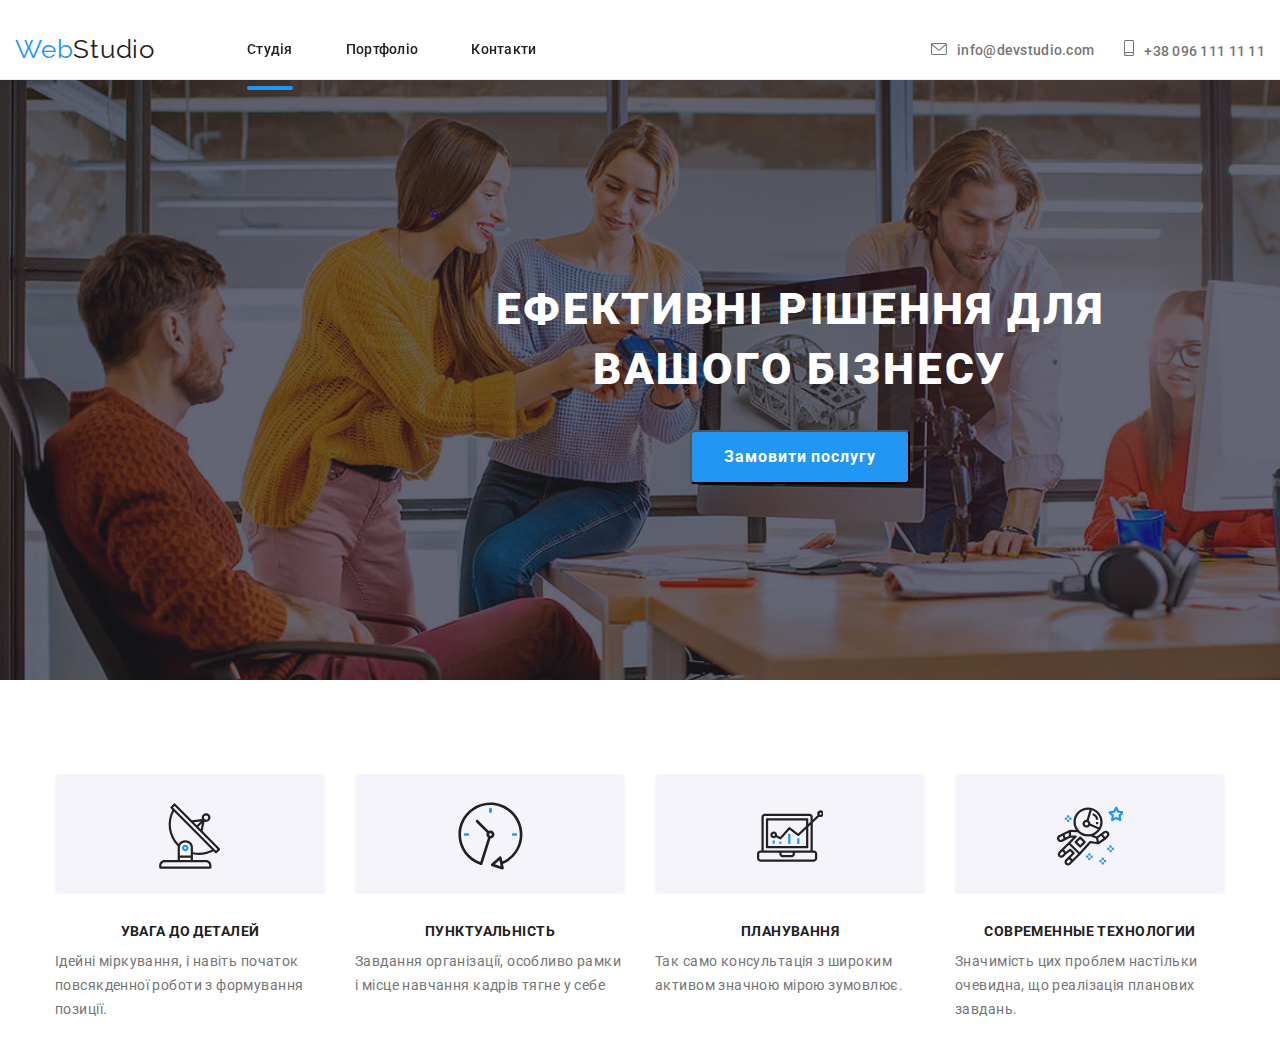
<file: index.html>
<!DOCTYPE html>
<html lang="ru">
  <head>
    <meta charset="UTF-8" />
    <meta http-equiv="X-UA-Compatible" content="IE=edge" />
    <meta name="viewport" content="width=device-width, initial-scale=1.0" />
    <title>Document</title>
    <link
      href="https://fonts.googleapis.com/css2?family=Raleway:wght@700&family=Roboto:wght@400;500;700;900&display=swap"
      rel="stylesheet"
    />
    <link
      rel="stylesheet"
      href="https://cdnjs.cloudflare.com/ajax/libs/modern-normalize/0.6.0/modern-normalize.min.css"
    />
    <link rel="stylesheet" href="./css/main.min.css" />
   
  </head>

  <body>
    <!-- -------------------------------HEADER---------------------------- -->
    <header class="header">
      <div class="header-container">
        <div class="header__wrapper">
          <nav class="header__nav nav">
            <a class="logo" href="./index.html"
              ><span class="accert">Web</span>Studio</a>

            <ul class="navigation__list list">
              <li class="navigation__item">
                <a href="./index.html" class="navigation__link current">Студія</a>            
                
              </li>
              <li class="navigation__item">
                <a href="./portfolio.html" class="navigation__link">Портфоліо</a>
              </li>
              <li class="navigation__item"><a href="/" class="navigation__link">Контакти</a></li>
            </ul>
          </nav>

          
            <ul class="authentication list">
              <li class="authentication__item">
                <a href="mailto:info@devstudio.com" class="authentication__link">
                  <svg class="authentication__icons" width="16px" height="12px">
                    <use
                      href="./images/icons.svg#icon-envelope-hover"
                    ></use></svg
                  >info@devstudio.com</a
                >
              </li>

              <li class="authentication__item">
                <a href="tel:+380961111111" class="authentication__link">
                  <svg class="authentication__icons" width="10px" height="16px">
                    <use href="./images/icons.svg#icon-smartphone"></use></svg
                  >+38 096 111 11 11</a
                >
              </li>
            </ul>
            <svg class="burger" width="40px" height="40px" >
              <use href="./images/icon-test.svg#icon-burger"></use>
            </svg>
          </div>
        </div>
      </div>
    </header>

    <main>
      <!-- ------------------------HERO------------------------------------       -->
      <section class="hero">
        <div class="hero__overlay">
          <div class="hero__name">
            <h1 class="hero__title">
              Ефективні рішення для<br/>вашого бізнесу
            </h1>
            <button data-modal-open type="button" class="hero__button">
              Замовити послугу
            </button>
          </div>
        </div>
      </section>

      <!-- -----------------------FEATURES------------------------------------------ -->
      
      <section class="features">
        <div class="container features__container">
          <h2 class="features__title">Переваги</h2>
          
          <ul class="description list">
            <li class="description__item">
              <div class="box">
                <svg width="65.32px" height="70px">
                  <use href="images/icons.svg#icon-antenna"></use>
                </svg>
              </div>
              <h3 class="sub-title description__sub-title">Увага до деталей</h3>
              <p class="text description__text">Ідейні міркування, і навіть початок повсякденної роботи з формування позиції.
              </p>
            </li>
            <li class="description__item">
              <div class="box">
                <svg width="66.96px" height="70px">
                  <use href="./images/icons.svg#icon-clock"></use>
                </svg>
              </div>
              <h3 class="sub-title description__sub-title">Пунктуальність</h3>

              <p class="text description__text">
                Завдання організації, особливо рамки і місце навчання кадрів тягне у себе
              </p>
            </li>
            <li class="description__item">
              <div class="box">
                <svg width="66.96px" height="70px">
                  <use href="./images/icons.svg#icon-diagram"></use>
                </svg>
              </div>
              <h3 class="sub-title description__sub-title">Планування</h3>
              <p class="text description__text">
                Так само консультація з широким активом значною мірою зумовлює.
              </p>
            </li>
            <li class="description__item">
              <div class="box">
                <svg width="66.96px" height="70px">
                  <use href="./images/icons.svg#icon-astronaut"></use>
                </svg>
              </div>
              <h3 class="sub-title description__sub-title">Современные технологии</h3>
              <p class="text description__text">
                Значимість цих проблем настільки очевидна, що реалізація планових завдань.
              </p>
            </li>
          </ul>
        </div>
      </section>
       <!-- /* ---------------------SECTION TWO------------- */ -->
      <!-- <section class="section-two">
        <div class="two container">
          <h2 class="photo-title">Чим ми займаємося</h2>

          <ul class="photo list">
            <li class="photo-item">
              <div class="label">
                <p class="label-name">Десктопні додатки</p>
              </div>
              <img
                src="images/box1.jpg"
                class="box-item"
                alt="laptop on the table"
                width="370"
              />
            </li>

            <li class="photo-item">
              <div class="label">
                <p class="label-name">Мобільні додатки</p>
              </div>
              <img
                src="images/box2.jpg"
                class="box-item"
                alt="phone in the hand"
                width="370"
              />
            </li>

            <li class="photo-item">
              <div class="label">
                <p class="label-name">Дизайнерські рішення</p>
              </div>
              <img
                src="images/box3.jpg"
                class="box-item"
                alt="tablet with color palette"
                width="370"
              />
            </li>
          </ul>
        </div>
        
      </section> -->
      <!-- -----------------SECTION THREE------------------ -->

      <!-- <section class="section-three">
        <div class="three container">
          <h2 class="feature-title">Наша команда</h2>
          <ul class="section-feature list">
            <li class="feature-item list">
              <img
                class="feature-photo"
                src="./images/photo1.jpg"
                alt="Product Designer"
                width="270"
              />
              <div class="feature-box">
                <h3 class="feature-list title">Ігорь Дем'яненко</h3>
                <p class="feature-text">Product Designer</p>
                <ul class="icons list">
                  <li class="icons-item">
                    <a href="/" class="circle-white">
                      <svg class="picture-media" width="20px" height="20px">
                        <use href="./images/icons.svg#icon-instagram"></use>
                      </svg>
                    </a>
                  </li>
                  <li>
                    <a href="/" class="circle-white">
                      <svg class="picture-media" width="20px" height="20px">
                        <use href="./images/icons.svg#icon-twitter"></use>
                      </svg>
                    </a>
                  </li>
                  <li>
                    <a href="/" class="circle-white">
                      <svg class="picture-media" width="20px" height="20px">
                        <use href="./images/icons.svg#icon-facebook"></use>
                      </svg>
                    </a>
                  </li>
                  <li>
                    <a href="/" class="circle-white">
                      <svg class="picture-media" width="20px" height="20px">
                        <use href="./images/icons.svg#icon-linkedin"></use>
                      </svg>
                    </a>
                  </li>
                </ul>
              </div>
            </li>
            <li class="feature-item list">
              <img
                class="feature-photo"
                src="images/photo2.jpg"
                alt="Frontend Developer"
                width="270"
              />
              <div class="feature-box">
                <h3 class="feature-list title">Ольга Репіна</h3>
                <p class="feature-text">Frontend Developer</p>
                <ul class="icons list">
                  <li class="icons-item">
                    <a href="/" class="circle-white">
                      <svg class="picture-media" width="20px" height="20px">
                        <use href="./images/icons.svg#icon-instagram"></use>
                      </svg>
                    </a>
                  </li>
                  <li>
                    <a href="/" class="circle-white">
                      <svg class="picture-media" width="20px" height="20px">
                        <use href="./images/icons.svg#icon-twitter"></use>
                      </svg>
                    </a>
                  </li>
                  <li>
                    <a href="/" class="circle-white">
                      <svg class="picture-media" width="20px" height="20px">
                        <use href="./images/icons.svg#icon-facebook"></use>
                      </svg>
                    </a>
                  </li>
                  <li>
                    <a href="/" class="circle-white">
                      <svg class="picture-media" width="20px" height="20px">
                        <use href="./images/icons.svg#icon-linkedin"></use>
                      </svg>
                    </a>
                  </li>
                </ul>
              </div>
            </li>
            <li class="feature-item list">
              <img
                class="feature-photo"
                src="images/photo3.jpg"
                alt="Marketing"
                width="270"
              />
              <div class="feature-box">
                <h3 class="feature-list title">Микола Тарасов</h3>
                <p class="feature-text">Marketing</p>
                <ul class="icons list">
                  <li class="icons-item">
                    <a href="/" class="circle-white">
                      <svg class="picture-media" width="20px" height="20px">
                        <use href="./images/icons.svg#icon-instagram"></use>
                      </svg>
                    </a>
                  </li>
                  <li>
                    <a href="/" class="circle-white">
                      <svg class="picture-media" width="20px" height="20px">
                        <use href="./images/icons.svg#icon-twitter"></use>
                      </svg>
                    </a>
                  </li>
                  <li>
                    <a href="/" class="circle-white">
                      <svg class="picture-media" width="20px" height="20px">
                        <use href="./images/icons.svg#icon-facebook"></use>
                      </svg>
                    </a>
                  </li>
                  <li>
                    <a href="/" class="circle-white">
                      <svg class="picture-media" width="20px" height="20px">
                        <use href="./images/icons.svg#icon-linkedin"></use>
                      </svg>
                    </a>
                  </li>
                </ul>
              </div>
            </li>
            <li class="feature-item list">
              <img
                class="feature-photo"
                src="images/photo4.jpg"
                alt="UI Designer"
                width="270"
              />
              <div class="feature-box">
                <h3 class="feature-list title">Михайло Єрмаков</h3>
                <p class="feature-text">UI Desigclassner</p>
                <ul class="icons list">
                  <li class="icons-item">
                    <a href="/" class="circle-white">
                      <svg class="picture-media" width="20px" height="20px">
                        <use href="./images/icons.svg#icon-instagram"></use>
                      </svg>
                    </a>
                  </li>
                  <li>
                    <a href="/" class="circle-white">
                      <svg class="picture-media" width="20px" height="20px">
                        <use href="./images/icons.svg#icon-twitter"></use>
                      </svg>
                    </a>
                  </li>
                  <li>
                    <a href="/" class="circle-white">
                      <svg class="picture-media" width="20px" height="20px">
                        <use href="./images/icons.svg#icon-facebook"></use>
                      </svg>
                    </a>
                  </li>
                  <li>
                    <a href="/" class="circle-white">
                      <svg class="picture-media" width="20px" height="20px">
                        <use href="./images/icons.svg#icon-linkedin"></use>
                      </svg>
                    </a>
                  </li>
                </ul>
              </div>
            </li>
          </ul>
        </div>
      </section> -->

      <!-- ----------------------SECTION FOUR---------------------------- -->
      <!-- <section class="section-four">
        <div class="four container">
          <h2 class="company-title">Постійні клієнти</h2>
          <ul class="companies list">
            <li class="wrap">
              <a href="" class="company-link">
                <svg class="clients" width="106" height="60">
                  <use href="./images/icon-test.svg#icon-Logo"></use>
                </svg>
              </a>
            </li>
            <li class="wrap">
              <a href="" class="company-link">
                <svg class="clients" width="106" height="60">
                  <use href="./images/icon-test.svg#icon-Logo-1"></use>
                </svg>
              </a>
            </li>
            <li class="wrap">
              <a href="" class="company-link">
                <svg class="clients" width="106" height="60">
                  <use href="./images/icon-test.svg#icon-Logo-2"></use>
                </svg>
              </a>
            </li>
            <li class="wrap">
              <a href="" class="company-link">
                <svg class="clients" width="106" height="60">
                  <use href="./images/icon-test.svg#icon-Logo-3"></use>
                </svg>
              </a>
            </li>
            <li class="wrap">
              <a href="" class="company-link">
                <svg class="clients" width="106" height="60">
                  <use href="./images/icon-test.svg#icon-Logo-4"></use></svg
              ></a>
            </li>
            <li class="wrap">
              <a href="" class="company-link">
                <svg class="clients" width="106" height="60">
                  <use href="./images/icon-test.svg#icon-Logo-5"></use>
                </svg>
              </a>
            </li>
          </ul>
        </div>
      </section>
    </main> -->
     <!-- /* -----------------------FOOTER------------------------- */ -->
    <!-- <footer class="footer">
      <div class="contacts">
        <div class="block-one">
          <a class="footer-logo" href="./index.html"
            ><span class="accert">Web</span>Studio</a
          >

          <address class="space">
            <ul class="list">
              <li class="contact">
                <a
                  href="https://goo.gl/maps/G5h7r23HQDHLUZFr6"
                  target="_blank"
                  rel="noopener noreferrer"
                  class="footer-address"
                  >г. Київ, пр-т Лесі Українки, 26</a
                >
              </li>
              <li class="contact-item">
                <a href="mailto:info@devstudio.com" class="footer-link"
                  >info@devstudio.com</a
                >
              </li>
              <li class="contact-item">
                <a href="tel:+380961111111" class="footer-link"
                  >+38 096 111 11 11</a
                >
              </li>
            </ul>
          </address>
        </div>
        <div class="block-two">
          <p class="action">приєднуйтеся</p>

          <ul class="icons list">
            <li class="icons-item">
              <a href="/" class="circle">
                <svg class="picture" width="20px" height="20px">
                  <use href="./images/icons.svg#icon-instagram"></use>
                </svg>
              </a>
            </li>
            <li>
              <a href="/" class="circle">
                <svg class="picture" width="20px" height="20px">
                  <use href="./images/icons.svg#icon-twitter"></use>
                </svg>
              </a>
            </li>
            <li>
              <a href="/" class="circle">
                <svg class="picture" width="20px" height="20px">
                  <use href="./images/icons.svg#icon-facebook"></use>
                </svg>
              </a>
            </li>
            <li>
              <a href="/" class="circle">
                <svg class="picture" width="20px" height="20px">
                  <use href="./images/icons.svg#icon-linkedin"></use>
                </svg>
              </a>
            </li>
          </ul>
        </div>
        <div class="block-three">
          <p class="action">Підпишіться на розсилку</p>
          <form class="signup" name="signup-form" autocomplete="on" novalidate>
            <input type="email" name="email" id="email" placeholder="Email" />
            <button class="signup-button" type="submit">
              Підписатися<svg class="signup-icon" width="24" height="24">
                <use href="./images/icon-test.svg#icon-plane"></use>
              </svg>
            </button>
          </form>
        </div>
      </div>
    </footer> -->
        <!-- ---------------MODAL--------------------------/ -->
    <div class="backdrop is-hidden" data-modal>
      <div class="modal">
        <div class="button-box">
          <button class="close" data-modal-close>
            <svg class="close-icon" width="18" height="18">
              <use href="./images/icon-test.svg#icon-close"></use>
            </svg>
          </button>
        </div>

        <form class="modal-frame">
          <p class="modal-text">Залиште свої дані, ми вам передзвонимо</p>
          <div class="modal-field">
            <label class="label-text" for="name">Ім'я</label>
            <div class="input-wrap">
              <input class="modal-input" type="text" name="name" id="name" />
              <svg class="modal-icon" width="18px" height="18px">
                <use href="./images/icon-test.svg#icon-person-black"></use>
              </svg>
            </div>
          </div>
          <div class="modal-field">
            <label class="label-text" for="tel">Телефон</label>
            <div class="input-wrap">
              <input class="modal-input" type="text" name="tel" id="tel" />
              <svg class="modal-icon" width="18px" height="18px">
                <use href="./images/icon-test.svg#icon-phone-black"></use>
              </svg>
            </div>
          </div>

          <div class="modal-field">
            <label class="label-text" for="mail">Пошта</label>
            <div class="input-wrap">
              <input class="modal-input" type="text" name="mail" id="mail" />
              <svg class="modal-icon" width="18px" height="18px">
                <use href="./images/icon-test.svg#icon-email-black"></use>
              </svg>
            </div>
          </div>

          <div class="modal-field">
            <label class="label-text" for="comment">Коментар</label>
            <textarea
              class="modal-comment"
              name="comment"
              id="comment"
              placeholder="Введіть текст"
            ></textarea>
          </div>

          <label class="label-check">
            <input
              type="checkbox"
              class="input-check"
              name="privacy"
              value="true"
            />
            <span class="check"></span>Погоджуюся з розсилкою та приймаю &nbsp<a
              class="label-check-link"
              href="/"
              >Умови договору</a
            >
          </label>

          <button type="submit" class="button-send">Відправити</button>
        </form>
      </div>
    </div>

    <script src="./js/modal.js"></script>
  </body>
</html>
</file>
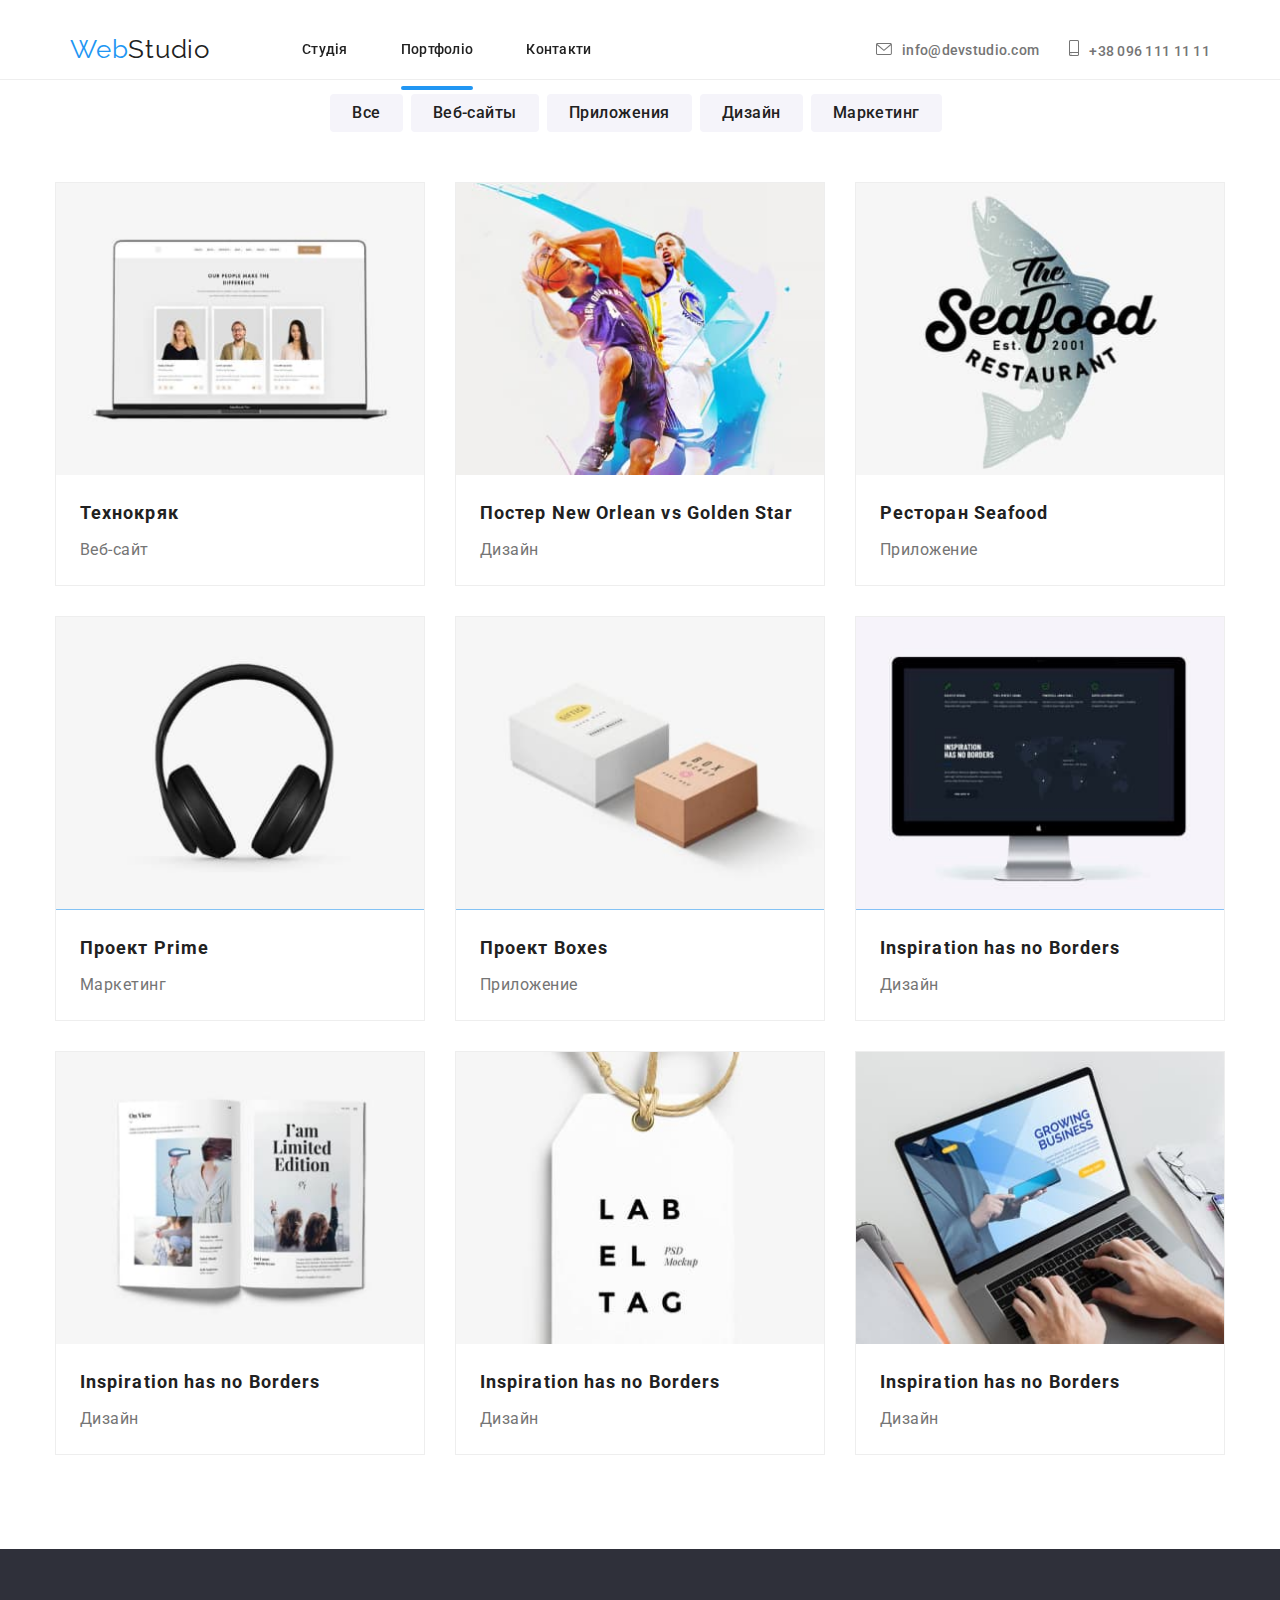
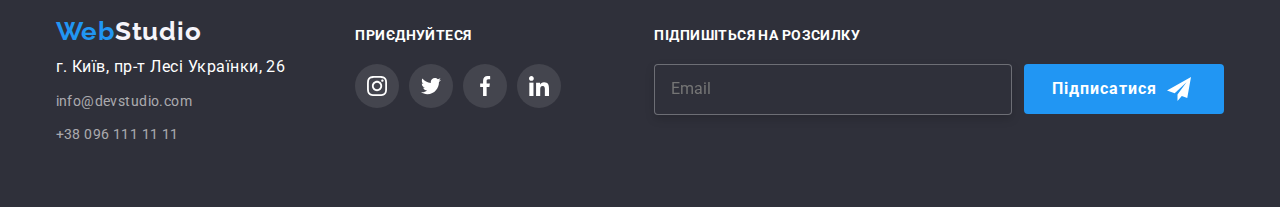
<file: portfolio.html>
<!DOCTYPE html>
<html lang="ru">
  <head>
    <meta charset="UTF-8" />
    <meta http-equiv="X-UA-Compatible" content="IE=edge" />
    <meta name="viewport" content="width=device-width, initial-scale=1.0" />
    <title>Document</title>
    <link
      href="https://fonts.googleapis.com/css2?family=Raleway:wght@700&family=Roboto:wght@400;500;700;900&display=swap"
      rel="stylesheet"
    />
    <link
      rel="stylesheet"
      href="https://cdnjs.cloudflare.com/ajax/libs/modern-normalize/0.6.0/modern-normalize.min.css"
    />
    <link rel="stylesheet" href="./css/main.min.css" />
    
  </head>

  <body>
    <!-- -------------------------------HEADER---------------------------- -->
    <header class="header">
      <div class="container">
        <div class="header__wrapper">
          <nav class="header__nav nav">
            <a class="logo" href="./index.html"
              ><span class="accert">Web</span>Studio</a>
            <ul class="navigation__list list">
              <li class="navigation__item">
                <a href="./index.html" class="navigation__link">Студія</a>            
                
              </li>
              <li class="navigation__item">
                <a href="./portfolio.html" class="navigation__link current">Портфоліо</a>
              </li>
              <li class="navigation__item"><a href="/" class="navigation__link">Контакти</a></li>
            </ul>
          </nav>

          
            <ul class="authentication list">
              <li class="authentication__item">
                <a href="mailto:info@devstudio.com" class="authentication__link">
                  <svg class="authentication__icons" width="16px" height="12px">
                    <use
                      href="./images/icons.svg#icon-envelope-hover"
                    ></use></svg
                  >info@devstudio.com</a
                >
              </li>

              <li class="authentication__item">
                <a href="tel:+380961111111" class="authentication__link">
                  <svg class="authentication__icons" width="10px" height="16px">
                    <use href="./images/icons.svg#icon-smartphone"></use></svg
                  >+38 096 111 11 11</a
                >
              </li>
            </ul>
          </div>
        </div>
      </div>
    </header>

    <main>
      <section class="general">
        <div class="container portfolio">
          <h1 class="button-title">Портфолио</h1>

          <ul class="buttons list">
            <li class="button-item">
              <button type="button" class="secondary-button cursor">Все</button>
            </li>
            <li class="button-item">
              <button type="button" class="secondary-button cursor">
                Веб-сайты
              </button>
            </li>
            <li class="button-item">
              <button type="button" class="secondary-button cursor">
                Приложения
              </button>
            </li>
            <li class="button-item">
              <button type="button" class="secondary-button cursor">
                Дизайн
              </button>
            </li>
            <li class="button-item">
              <button type="button" class="secondary-button cursor">
                Маркетинг
              </button>
            </li>
          </ul>
           <!-- -------------PORTFOLIO--------------------------- -->
          <ul class="flex list">
            <li class="portfolio-item">
              <a href="/" class="works">
                <div class="cover">
                  <img
                    src="./images/screenshot.jpg"
                    class="photo-works"
                    alt="screenshot"
                    width="370"
                  />
                  <p class="cover-text">
                    Ресурс пропонує комплексні пропозиції з різним рівнем
                    функціоналу та сервісів. Все це дозволить відвідувачу
                    отримати вичерпні відомості про компанію чи приватну особу.
                  </p>
                </div>

                <div class="wrapper">
                  <h2 class="works-title">Технокряк</h2>
                  <p class="works-text">Веб-сайт</p>
                </div>
              </a>
            </li>
            <li class="portfolio-item">
              <a href="/" class="works">
                <div class="cover">
                  <img
                    src="./images/imgsport.jpg"
                    class="photo-works"
                    alt="sport"
                    width="370"
                  />
                  <p class="cover-text">
                    Ресурс пропонує комплексні пропозиції з різним рівнем
                    функціоналу та сервісів. Все це дозволить відвідувачу
                    отримати вичерпні відомості про компанію чи приватну особу.
                  </p>
                </div>

                <div class="wrapper">
                  <h2 class="works-title">Постер New Orlean vs Golden Star</h2>
                  <p class="works-text">Дизайн</p>
                </div>
              </a>
            </li>
            <li class="portfolio-item">
              <a href="/" class="works">
                <div class="cover">
                  <img
                    src="./images/seafood.jpg"
                    class="photo-works"
                    alt="seafood"
                    width="370"
                  />
                  <p class="cover-text">
                    Ресурс пропонує комплексні пропозиції з різним рівнем
                    функціоналу та сервісів. Все це дозволить відвідувачу
                    отримати вичерпні відомості про компанію чи приватну особу.
                  </p>
                </div>

                <div class="wrapper">
                  <h2 class="works-title">Ресторан Seafood</h2>
                  <p class="works-text">Приложение</p>
                </div>
              </a>
            </li>

            <li class="portfolio-item">
              <a href="/" class="works">
                <div class="cover">
                  <img
                    src="./images/headphone.jpg"
                    class="photo-works"
                    alt="headphone"
                    width="370"
                  />
                  <p class="cover-text">
                    Ресурс пропонує комплексні пропозиції з різним рівнем
                    функціоналу та сервісів. Все це дозволить відвідувачу
                    отримати вичерпні відомості про компанію чи приватну особу.
                  </p>
                </div>

                <div class="wrapper">
                  <h2 class="works-title">Проект Prime</h2>
                  <p class="works-text">Маркетинг</p>
                </div>
              </a>
            </li>
            <li class="portfolio-item">
              <a href="/" class="works">
                <div class="cover">
                  <img
                    src="./images/boxes.jpg"
                    class="photo-works"
                    alt="boxes"
                    width="370"
                  />
                  <p class="cover-text">
                    Ресурс пропонує комплексні пропозиції з різним рівнем
                    функціоналу та сервісів. Все це дозволить відвідувачу
                    отримати вичерпні відомості про компанію чи приватну особу.
                  </p>
                </div>

                <div class="wrapper">
                  <h2 class="works-title">Проект Boxes</h2>
                  <p class="works-text">Приложение</p>
                </div>
              </a>
            </li>
            <li class="portfolio-item">
              <a href="/" class="works">
                <div class="cover">
                  <img
                    src="./images/computer.jpg"
                    class="photo-works"
                    alt="computer"
                    width="370"
                  />
                  <p class="cover-text">
                    Ресурс пропонує комплексні пропозиції з різним рівнем
                    функціоналу та сервісів. Все це дозволить відвідувачу
                    отримати вичерпні відомості про компанію чи приватну особу.
                  </p>
                </div>

                <div class="wrapper">
                  <h2 class="works-title">Inspiration has no Borders</h2>
                  <p class="works-text">Дизайн</p>
                </div>
              </a>
            </li>
            <li class="portfolio-item">
              <a href="/" class="works">
                <div class="cover">
                  <img
                    src="./images/book.jpg"
                    class="photo-works"
                    alt="computer"
                    width="370"
                  />
                  <p class="cover-text">
                    Ресурс пропонує комплексні пропозиції з різним рівнем
                    функціоналу та сервісів. Все це дозволить відвідувачу
                    отримати вичерпні відомості про компанію чи приватну особу.
                  </p>
                </div>

                <div class="wrapper">
                  <h2 class="works-title">Inspiration has no Borders</h2>
                  <p class="works-text">Дизайн</p>
                </div>
              </a>
            </li>
            <li class="portfolio-item">
              <a href="/" class="works">
                <div class="cover">
                  <img
                    src="./images/labeltag.jpg"
                    class="photo-works"
                    alt="computer"
                    width="370"
                  />
                  <p class="cover-text">
                    Ресурс пропонує комплексні пропозиції з різним рівнем
                    функціоналу та сервісів. Все це дозволить відвідувачу
                    отримати вичерпні відомості про компанію чи приватну особу.
                  </p>
                </div>

                <div class="wrapper">
                  <h2 class="works-title">Inspiration has no Borders</h2>
                  <p class="works-text">Дизайн</p>
                </div>
              </a>
            </li>
            <li class="portfolio-item">
              <a href="/" class="works">
                <div class="cover">
                  <img
                    src="./images/laptop.jpg"
                    class="photo-works"
                    alt="computer"
                    width="370"
                  />
                  <p class="cover-text">
                    Ресурс пропонує комплексні пропозиції з різним рівнем
                    функціоналу та сервісів. Все це дозволить відвідувачу
                    отримати вичерпні відомості про компанію чи приватну особу.
                  </p>
                </div>

                <div class="wrapper">
                  <h2 class="works-title">Inspiration has no Borders</h2>
                  <p class="works-text">Дизайн</p>
                </div>
              </a>
            </li>
          </ul>
        </div>
      </section>
    </main>

    <footer class="footer">
      <div class="contacts">
        <div class="block-one">
          <a class="footer-logo" href="./index.html"
            ><span class="accert">Web</span>Studio</a
          >

          <address>
            <ul class="list">
              <li class="contact">
                <a
                  href="https://goo.gl/maps/G5h7r23HQDHLUZFr6"
                  target="_blank"
                  rel="noopener noreferrer"
                  class="footer-address"
                  >г. Київ, пр-т Лесі Українки, 26</a
                >
              </li>
              <li class="contact-item">
                <a href="mailto:info@devstudio.com" class="footer-link"
                  >info@devstudio.com</a
                >
              </li>
              <li class="contact-item">
                <a href="tel:+380961111111" class="footer-link"
                  >+38 096 111 11 11</a
                >
              </li>
            </ul>
          </address>
        </div>
        <div class="block-two">
          <p class="action">приєднуйтеся</p>

          <ul class="icons list">
            <li class="icons-item">
              <a href="/" class="circle">
                <svg class="picture" width="20px" height="20px">
                  <use href="./images/icons.svg#icon-instagram"></use>
                </svg>
              </a>
            </li>
            <li>
              <a href="/" class="circle">
                <svg class="picture" width="20px" height="20px">
                  <use href="./images/icons.svg#icon-twitter"></use>
                </svg>
              </a>
            </li>
            <li>
              <a href="/" class="circle">
                <svg class="picture" width="20px" height="20px">
                  <use href="./images/icons.svg#icon-facebook"></use>
                </svg>
              </a>
            </li>
            <li>
              <a href="/" class="circle">
                <svg class="picture" width="20px" height="20px">
                  <use href="./images/icons.svg#icon-linkedin"></use>
                </svg>
              </a>
            </li>
          </ul>
        </div>
        <div class="block-three">
          <p class="action">Підпишіться на розсилку</p>
          <form class="signup" name="signup-form" autocomplete="on" novalidate>
            <input type="email" name="email" id="email" placeholder="Email" />
            <button class="signup-button" type="submit">
              Підписатися<svg class="signup-icon" width="24" height="24">
                <use href="./images/icon-test.svg#icon-plane"></use>
              </svg>
            </button>
          </form>
        </div>
      </div>
    </footer>
  </body>
</html>
</file>
<file: css/main.min.css>
:root{--icon-color: #afb1b8;--border-color: #ececec;--primary-text-color: #757575;--title-text-color: #212121;--accent-color: #2196f3;--additional-background-color: #2f303a;--white-color: #ffffff;--button-background-color: #f5f4fa;--footer-link-color: rgba(255, 255, 255, 0.6);--cover-color-background: rgba(33, 150, 243, 0.9);--cubik: cubic-bezier(0.4, 0, 0.2, 1)}html{box-sizing:border-box}body{background-color:#fff;color:var(--title-text-color);font-family:Roboto,sans-serif;padding-top:80px}@media screen and (min-width: 480px){body{padding-top:0px}}.visually-hidden{position:absolute !important;clip:rect(1px 1px 1px 1px);clip:rect(1px, 1px, 1px, 1px);padding:0 !important;border:0 !important;height:1px !important;width:1px !important;overflow:hidden}*,*::before,*::after{box-sizing:border-box}h1,h2,h3,h4,h5,h6,p{margin:0}img{display:block;max-width:100%;height:auto}html{box-sizing:border-box}img{display:block}.list{margin:0;padding:0;list-style:none}.container{padding-left:15px;padding-right:15px;margin-left:auto;margin-right:auto;width:100%}@media screen and (min-width: 480px){.container{width:480px;padding:10px 15px}}@media screen and (min-width: 768px){.container{width:768px;padding:0px 15px}}@media screen and (min-width: 1200px){.container{width:1200px;padding:0px 15px}}.header{border-bottom:1px solid #eee;width:100%;position:fixed;top:0px;left:0px;background-color:var(--white-color);z-index:1}@media screen and (min-width: 480px){.header{height:60px}}@media screen and (min-width: 768px){.header{height:80px}}@media screen and (min-width: 1200px){.header{height:80px}}.header__wrapper{display:flex;justify-content:space-between;align-items:center}@media screen and (min-width: 480px){.header__wrapper{padding:10px 15px}}.header__nav{display:flex;align-items:center}.logo{color:var(--title-text-color);font-family:Raleway,sans-serif;line-height:1.17;letter-spacing:.03em;text-decoration:none}@media screen and (min-width: 768px){.logo{margin-right:87px;font-size:24px}}@media screen and (min-width: 1200px){.logo{margin-right:92px;font-size:26px;line-height:1.2}}.accert{color:var(--accent-color)}.navigation__list{display:flex;gap:50px}@media screen and (min-width: 480px){.navigation__list{display:none}}@media screen and (min-width: 768px){.navigation__list{display:flex;gap:50px}}@media screen and (min-width: 1200px){.navigation__list{display:flex;gap:53px}}.navigation__item{position:relative}.navigation__link{color:var(--title-text-color);font-weight:500;font-size:14px;line-height:1.14;text-decoration:none;letter-spacing:.02em;padding-top:32px;padding-bottom:32px;display:block;transition-duration:250ms;transition-property:var(--button-background-color);transition-timing-function:var(--cubik)}.navigation__link:hover,.navigation__link:focus{color:var(--accent-color)}@media screen and (min-width: 768px){.burger{display:none}}@media screen and (min-width: 1200px){.burger{display:none}}.icon-item{fill:var(--title-text-color);background-position:center;background-repeat:no-repeat;background-size:cover}.icon{display:inline-block;fill:var(--primary-text-color)}.current::after{content:"";position:absolute;bottom:0%;left:0%;width:100%;height:4px;border-radius:2px;background-color:#2196f3}.authentication{display:flex;gap:30px}@media screen and (min-width: 480px){.authentication{display:none}}@media screen and (min-width: 768px){.authentication{display:flex;flex-direction:column;gap:10px;align-items:flex-start}}@media screen and (min-width: 1200px){.authentication{display:flex;flex-direction:row;align-items:center;gap:30px}}.authentication__item{gap:10px}.authentication__icons{margin-right:10px;color:currentColor}.authentication__link{color:var(--primary-text-color);fill:var(--primary-text-color);font-family:"Roboto";font-style:normal;font-weight:500;font-size:14px;line-height:1.14;letter-spacing:.02em;text-decoration:none;transition-property:var(--primary-text-color);transition-duration:250ms;transition-timing-function:var(--cubik)}.authentication__link:hover,.authentication__link:focus{color:var(--accent-color);fill:var(--accent-color)}.header{border-bottom:1px solid #eee;width:100%;position:fixed;top:0px;left:0px;background-color:var(--white-color);z-index:1}@media screen and (min-width: 480px){.header{height:60px}}@media screen and (min-width: 768px){.header{height:80px}}@media screen and (min-width: 1200px){.header{height:80px}}.header__wrapper{display:flex;justify-content:space-between;align-items:center}@media screen and (min-width: 480px){.header__wrapper{padding:10px 15px}}.header__nav{display:flex;align-items:center}.logo{color:var(--title-text-color);font-family:Raleway,sans-serif;line-height:1.17;letter-spacing:.03em;text-decoration:none}@media screen and (min-width: 768px){.logo{margin-right:87px;font-size:24px}}@media screen and (min-width: 1200px){.logo{margin-right:92px;font-size:26px;line-height:1.2}}.accert{color:var(--accent-color)}.navigation__list{display:flex;gap:50px}@media screen and (min-width: 480px){.navigation__list{display:none}}@media screen and (min-width: 768px){.navigation__list{display:flex;gap:50px}}@media screen and (min-width: 1200px){.navigation__list{display:flex;gap:53px}}.navigation__item{position:relative}.navigation__link{color:var(--title-text-color);font-weight:500;font-size:14px;line-height:1.14;text-decoration:none;letter-spacing:.02em;padding-top:32px;padding-bottom:32px;display:block;transition-duration:250ms;transition-property:var(--button-background-color);transition-timing-function:var(--cubik)}.navigation__link:hover,.navigation__link:focus{color:var(--accent-color)}@media screen and (min-width: 768px){.burger{display:none}}@media screen and (min-width: 1200px){.burger{display:none}}.icon-item{fill:var(--title-text-color);background-position:center;background-repeat:no-repeat;background-size:cover}.icon{display:inline-block;fill:var(--primary-text-color)}.current::after{content:"";position:absolute;bottom:0%;left:0%;width:100%;height:4px;border-radius:2px;background-color:#2196f3}.authentication{display:flex;gap:30px}@media screen and (min-width: 480px){.authentication{display:none}}@media screen and (min-width: 768px){.authentication{display:flex;flex-direction:column;gap:10px;align-items:flex-start}}@media screen and (min-width: 1200px){.authentication{display:flex;flex-direction:row;align-items:center;gap:30px}}.authentication__item{gap:10px}.authentication__icons{margin-right:10px;color:currentColor}.authentication__link{color:var(--primary-text-color);fill:var(--primary-text-color);font-family:"Roboto";font-style:normal;font-weight:500;font-size:14px;line-height:1.14;letter-spacing:.02em;text-decoration:none;transition-property:var(--primary-text-color);transition-duration:250ms;transition-timing-function:var(--cubik)}.authentication__link:hover,.authentication__link:focus{color:var(--accent-color);fill:var(--accent-color)}.hero{text-align:center;background-color:#c4c4c4}@media screen and (min-width: 480px){.hero{margin-top:60px}}@media screen and (min-width: 768px){.hero{margin-top:80px}}@media screen and (min-width: 480px){.hero__overlay{width:480px;height:400px;background-image:linear-gradient(to right, rgba(47, 48, 58, 0.4), rgba(47, 48, 58, 0.4)),url("../images/hero-480.jpg");background-size:cover;background-repeat:no-repeat;background-position:center}}@media screen and (min-width: 768px){.hero__overlay{width:768px;height:400px;background-image:linear-gradient(to right, rgba(47, 48, 58, 0.4), rgba(47, 48, 58, 0.4)),url("../images/hero-768.jpg");background-size:cover;background-repeat:no-repeat;background-position:center}}@media screen and (min-width: 1200px){.hero__overlay{width:1600px;height:600px;margin:0 auto;background-image:linear-gradient(to right, rgba(47, 48, 58, 0.4), rgba(47, 48, 58, 0.4)),url("../images/hero-1600.jpg");background-size:cover;background-repeat:no-repeat;background-position:center}}.hero__title{font-family:"Roboto";color:var(--white-color);font-weight:900;text-transform:uppercase;margin-top:0;margin-bottom:30px;text-align:center;letter-spacing:.06em}@media screen and (min-width: 480px){.hero__title{font-size:26px;line-height:1.61}}@media screen and (min-width: 768px){.hero__title{font-size:26px;line-height:1.61}}@media screen and (min-width: 1200px){.hero__title{font-family:"Roboto";color:var(--white-color);font-weight:900;font-size:44px;line-height:1.36;text-transform:uppercase;margin-top:0;margin-bottom:30px;text-align:center;letter-spacing:.06em}}.hero__name{padding-top:118px;padding-bottom:118px}@media screen and (min-width: 1200px){.hero__name{padding-top:200px;padding-bottom:200px}}.hero__button{color:#fff;background-color:#2196f3;text-decoration:none;font-size:16px;font-weight:700;line-height:1.87;align-items:center;text-align:center;letter-spacing:.06em;cursor:pointer;border-radius:4px}@media screen and (min-width: 480px){.hero__button{padding:10px 24px}}@media screen and (min-width: 1200px){.hero__button{padding:10px 32px}}.features__container{margin-top:0px;margin-bottom:0px;padding-left:15px;padding-right:15px}@media screen and (min-width: 480px){.features__container{width:480;padding-top:60px}}@media screen and (min-width: 768px){.features__container{width:768px}}@media screen and (min-width: 1200px){.features__container{width:1200px;padding-top:94px}}.features__title{color:var(--title-text-color)}@media screen and (min-width: 768px){.description{display:flex;flex-wrap:wrap}}@media screen and (min-width: 1200px){.description{display:flex;gap:30px}}@media screen and (min-width: 768px){.description__item{width:50%}}@media screen and (min-width: 1200px){.description__item{width:270px}}.box{width:270px;height:120px;background:#f5f4fa;border-radius:4px;margin-right:30px;margin-bottom:30px;display:flex;justify-content:center;align-items:center}@media screen and (min-width: 480px){.box{padding-top:10px;width:450px;height:120px}}@media screen and (min-width: 768px){.box{padding-top:60px;width:354px;height:120px}}@media screen and (min-width: 1200px){.box{padding-top:4px;width:270px;height:120px}}.description__sub-title{color:var(--title-text-color);font-weight:700;font-size:14px;line-height:1.14;text-transform:uppercase;letter-spacing:.03em;margin-bottom:10px;margin-top:0px}@media screen and (min-width: 480px){.description__sub-title{width:450px;text-align:center}}@media screen and (min-width: 1200px){.description__sub-title{width:270px}}.description__text{color:var(--primary-text-color);margin-top:0px;font-family:"Roboto";font-style:normal;font-weight:400;font-size:14px;line-height:1.71;letter-spacing:.03em;margin-bottom:30px}@media screen and (min-width: 768px){.description__text{width:354px}}@media screen and (min-width: 1200px){.description__text{width:270px}}.section-two{padding-bottom:94px;padding-top:94px}@media screen and (min-width: 480px){.section-two{display:none}}@media screen and (min-width: 768px){.section-two{display:none}}.two .container{padding-left:15px;padding-right:15px;margin-left:auto;margin-right:auto;width:1200px}.feature-title,.photo-title,.company-title{margin-top:0px;font-weight:700;font-size:36px;line-height:1.16;font-family:"Roboto";font-style:normal;text-align:center;letter-spacing:.03em;margin-bottom:50px}.photo{display:flex}.photo .photo-item:last-child{margin-right:0px}.photo-item{margin-right:30px;position:relative}.label{width:370px;height:70px;background:rgba(47,48,58,.8);position:absolute;bottom:0px;left:0}.label-name{font-family:"Roboto";font-style:normal;font-weight:700;font-size:14px;line-height:1.14;text-align:center;letter-spacing:.03em;text-transform:uppercase;position:absolute;top:50%;left:50%;transform:translate(-50%, -50%);color:var(--white-color)}.section-three{padding-bottom:94px;padding-top:94px;background-color:var(--button-background-color)}.three .container{width:1200px;padding-left:15px;padding-right:15px;display:block}.section-feature{display:flex;gap:30px}.features__title{display:none}.boxes{display:flex;width:1200px;margin-left:auto;margin-right:auto;margin-bottom:auto}.four.countainer{padding-left:15px;padding-right:15px;margin-left:auto;margin-right:auto}.wrap-item{border:1px solid #afb1b8;border-radius:4px;padding-top:23px;padding-bottom:23px;padding-right:64px;padding-left:64px;width:170px;height:92px}.wrap-item:hover{border:1px solid var(--accent-color)}.feature-box{padding-top:30px;padding-bottom:30px;background-color:var(--white-color)}.feature-photo{width:270px}.feature-list{font-weight:500;font-size:16px;line-height:1.18;font-family:"Roboto";font-style:normal;margin-bottom:10px;margin-top:0px;letter-spacing:.03em;text-align:center}.feature-text{color:var(--primary-text-color);font-size:16px;line-height:1.18;text-align:center;font-family:"Roboto";font-style:normal;font-weight:400;letter-spacing:.03em;margin-bottom:16px}.circle-white{width:44px;height:44px;display:flex;justify-content:center;align-items:center;border-radius:50%;background-color:var(--white-color);color:var(--icon-color);transition-property:var(--button-background-color);transition-duration:250ms;transition-timing-function:cubic-bezier(0.4, 0, 0.2, 1)}.circle-white:hover,.circle-white:focus{background-color:var(--accent-color);fill:var(--white-color)}.picture-media{fill:var(--icon-color);transition-property:var(--button-background-color);transition-duration:250ms;transition-timing-function:cubic-bezier(0.4, 0, 0.2, 1)}.picture-media:hover{fill:var(--white-color)}.circle-white:hover .picture-media{fill:var(--white-color)}.circle-white:focus .picture-media{fill:var(--white-color);background-color:var(--accent-color)}.section-four{padding-bottom:94px;padding-top:94px}.companies{display:flex;gap:30px;justify-content:center}.company-link{width:170px;height:92px;border:1px solid var(--icon-color);display:flex;justify-content:center;align-items:center;border-radius:4px;fill:var(--icon-color);transition-property:var(--button-background-color);transition-duration:250ms;transition-timing-function:cubic-bezier(0.4, 0, 0.2, 1)}.company-link:hover,.company-link:focus{border-color:var(--accent-color);fill:var(--accent-color)}.clients{color:currentColor}.wrap-item:hover .clients{fill:var(--accent-color)}.wrap-item:focus .clients{color:var(--accent-color)}.header{border-bottom:1px solid #eee;width:100%;position:fixed;top:0px;left:0px;background-color:var(--white-color);z-index:1}@media screen and (min-width: 480px){.header{height:60px}}@media screen and (min-width: 768px){.header{height:80px}}@media screen and (min-width: 1200px){.header{height:80px}}.header__wrapper{display:flex;justify-content:space-between;align-items:center}@media screen and (min-width: 480px){.header__wrapper{padding:10px 15px}}.header__nav{display:flex;align-items:center}.logo{color:var(--title-text-color);font-family:Raleway,sans-serif;line-height:1.17;letter-spacing:.03em;text-decoration:none}@media screen and (min-width: 768px){.logo{margin-right:87px;font-size:24px}}@media screen and (min-width: 1200px){.logo{margin-right:92px;font-size:26px;line-height:1.2}}.accert{color:var(--accent-color)}.navigation__list{display:flex;gap:50px}@media screen and (min-width: 480px){.navigation__list{display:none}}@media screen and (min-width: 768px){.navigation__list{display:flex;gap:50px}}@media screen and (min-width: 1200px){.navigation__list{display:flex;gap:53px}}.navigation__item{position:relative}.navigation__link{color:var(--title-text-color);font-weight:500;font-size:14px;line-height:1.14;text-decoration:none;letter-spacing:.02em;padding-top:32px;padding-bottom:32px;display:block;transition-duration:250ms;transition-property:var(--button-background-color);transition-timing-function:var(--cubik)}.navigation__link:hover,.navigation__link:focus{color:var(--accent-color)}@media screen and (min-width: 768px){.burger{display:none}}@media screen and (min-width: 1200px){.burger{display:none}}.icon-item{fill:var(--title-text-color);background-position:center;background-repeat:no-repeat;background-size:cover}.icon{display:inline-block;fill:var(--primary-text-color)}.current::after{content:"";position:absolute;bottom:0%;left:0%;width:100%;height:4px;border-radius:2px;background-color:#2196f3}.authentication{display:flex;gap:30px}@media screen and (min-width: 480px){.authentication{display:none}}@media screen and (min-width: 768px){.authentication{display:flex;flex-direction:column;gap:10px;align-items:flex-start}}@media screen and (min-width: 1200px){.authentication{display:flex;flex-direction:row;align-items:center;gap:30px}}.authentication__item{gap:10px}.authentication__icons{margin-right:10px;color:currentColor}.authentication__link{color:var(--primary-text-color);fill:var(--primary-text-color);font-family:"Roboto";font-style:normal;font-weight:500;font-size:14px;line-height:1.14;letter-spacing:.02em;text-decoration:none;transition-property:var(--primary-text-color);transition-duration:250ms;transition-timing-function:var(--cubik)}.authentication__link:hover,.authentication__link:focus{color:var(--accent-color);fill:var(--accent-color)}.backdrop{position:fixed;top:0px;left:0px;width:100%;height:100%;background:rgba(47,48,58,.4);opacity:1;transition:opacity 300ms linear,visibility 300ms linear}.backdrop.is-hidden .modal{transform:translate(-50%, -50%) scale(0.9)}.backdrop.is-hidden{visibility:hidden;opacity:0%;pointer-events:none}.modal{position:absolute;top:50%;left:50%;transform:translate(-50%, -50%) scale(1);transition:transform 250ms var(--cubik);width:528px;height:581px;padding:40px;background-color:var(--white-color);box-shadow:0px 1px 3px rgba(0,0,0,.12),0px 1px 1px rgba(0,0,0,.14),0px 2px 1px rgba(0,0,0,.2);border-radius:4px}.modal-text{font-family:"Roboto";font-style:normal;font-weight:700;font-size:20px;line-height:1.15;text-align:center;letter-spacing:.03em;color:var(--title-text-color);margin-bottom:12px}.modal-field{display:flex;margin-bottom:10px;flex-direction:column}.modal-input{width:100%;margin:0px;padding-top:11px;padding-bottom:11px;padding-left:36px;position:relative;display:block;position:relative;border:1px solid rgba(33,33,33,.2);border-radius:4px;transition-property:var(--button-background-color);transition-duration:250ms;transition-timing-function:cubic-bezier(0.4, 0, 0.2, 1)}.modal-input:hover{outline:none;border-color:var(--accent-color)}.modal-input:focus{outline:none;border-color:var(--accent-color)}.modal-input::placeholder,.modal-input .label-text{font-family:"Roboto";font-style:normal;font-weight:400;font-size:12px;line-height:1.16;letter-spacing:.01em;color:var(--primary-text-color);margin-bottom:4px}.check{width:16px;height:15px;border-radius:2px;border:2px solid var(--title-text-color);display:block;margin-right:7px}.input-check{position:absolute;width:1px;height:1px;margin:-1px;border:0;padding:0;white-space:nowrap;clip-path:inset(100%);clip:rect(0 0 0 0);overflow:hidden}.input-check:checked+.check{background-color:var(--accent-color);background-image:url("../images/check.svg");border-color:var(--accent-color)}.label-check-link{font-family:"Roboto";font-style:normal;font-weight:400;font-size:14px;line-height:1.74;letter-spacing:.03em;color:#2196f3}.label-check-box{display:flex;justify-content:center;align-items:center;margin-top:20px;font-family:"Roboto";font-style:normal;font-weight:400;font-size:14px;line-height:1.14;letter-spacing:.03em;color:#757575}.label-check{display:flex;justify-content:center;align-items:center;margin-top:20px;font-family:"Roboto";font-style:normal;font-weight:400;font-size:14px;line-height:1.14;letter-spacing:.03em;color:#757575}.modal-comment{padding-top:12px;padding-left:16px;border:1px solid rgba(33,33,33,.2);border-radius:4px;resize:none;width:448px;height:120px;font-style:12px;transition-property:var(--button-background-color);transition-duration:250ms;transition-timing-function:cubic-bezier(0.4, 0, 0.2, 1)}.modal-comment:hover,.modal-comment:focus{outline:none;border-color:var(--accent-color)}.modal-comment:placeholder input{border:1px solid rgba(33,33,33,.2);border-radius:4px;resize:none;font-size:12px}.button-send{width:200px;height:50px;background:#2196f3;padding:10px 52px;border-radius:4px;cursor:pointer;border:none;margin:0 auto;margin-top:30px;display:flex;align-items:center;text-align:center;color:#fff;text-decoration:none;font-size:16px;font-weight:700;letter-spacing:.06em}.close{display:flex;justify-content:center;align-items:center;position:absolute;width:30px;height:30px;border-radius:50%;background:#fff;border:1px solid rgba(0,0,0,.1);top:10px;right:10px}.close-icon{fill:#000;display:flex;justify-content:center;align-items:center;right:80px;bottom:15px;cursor:pointer;transition-property:var(--button-background-color);transition-duration:250ms;transition-timing-function:cubic-bezier(0.4, 0, 0.2, 1)}.close-icon:hover{fill:var(--accent-color)}.close:focus .close-icon{fill:var(--accent-color);outline:none;border-color:#2196f3}.input-wrap{position:relative}.modal-icon{position:absolute;left:0;top:50%;transform:translateY(-50%);margin-left:12px}.modal-input:hover+.modal-icon,.modal-input:focus+.modal-icon{fill:var(--accent-color);outline:none;border-color:var(--accent-color)}footer{color:var(--white-color);background-color:var(--additional-background-color);padding-top:60px;padding-bottom:60px}.contacts{display:flex;margin-left:auto;margin-right:auto;width:1200px;align-items:baseline;justify-content:center}.block-one{margin-right:70px}.footer-logo{color:var(--button-background-color);font-family:Raleway,sans-serif;font-weight:700;font-size:26px;line-height:1.71;text-decoration:none;letter-spacing:.03em}.space{margin-top:20px}.footer-address{color:var(--white-color);text-decoration:none;font-style:normal;line-height:1.71;letter-spacing:.03em;margin-top:20px;transition-duration:250ms;transition-property:var(--white-color);transition-timing-function:var(--cubik)}.footer-address:hover,.footer-address:focus{color:var(--accent-color)}.contact-item{margin-top:9px}.footer-link{color:var(--footer-link-color);text-decoration:none;font-size:14px;line-height:1.71;font-style:normal;letter-spacing:.03em;margin-top:9px;transition-duration:250ms;transition-property:var(--white-color);transition-timing-function:var(--cubik)}.footer-link:hover,.footer-link:focus{color:var(--accent-color)}.block-two{margin-right:93px}.action{margin-bottom:20px;font-family:"Roboto";font-style:normal;font-weight:700;font-size:14px;line-height:1.14;letter-spacing:.03em;text-transform:uppercase;color:var(--white-color)}.icons{display:flex;gap:10px;align-items:center;justify-content:center}.circle{width:44px;height:44px;display:flex;justify-content:center;align-items:center;border-radius:50%;background-color:#44454e;color:#fff;transition-property:var(#44454e);transition-duration:250ms;transition-timing-function:cubic-bezier(0.4, 0, 0.2, 1)}.circle:hover,.circle:focus{background-color:var(--accent-color);fill:var(--white-color)}.picture{fill:var(--white-color)}.block-three{width:570px}.signup-button{width:200px;height:50px;background:#2196f3;border-color:var(--additional-background-color);border-radius:4px;cursor:pointer;border:none;display:inline-flex;align-items:center;text-align:center;color:#fff;text-decoration:none;font-size:16px;font-weight:700;margin-top:0px;letter-spacing:.06em;padding:10px 28px;margin-left:12px;transition-property:var(--accent-color);transition-duration:250ms;transition-timing-function:cubic-bezier(0.4, 0, 0.2, 1)}.signup-icon{fill:currentColor;margin-left:10px}.signup input{width:358px;padding-top:15px;padding-left:16px;padding-bottom:16px;border:1px solid rgba(255,255,255,.3);filter:drop-shadow(0px 4px 4px rgba(0, 0, 0, 0.15));border-radius:4px;background-color:var(--additional-background-color);color:var(--white-color)}.signup{display:flex}.photo-works{display:block}.cover{position:relative;overflow:hidden}.cover-text{height:100%;position:absolute;top:0;left:0;transform:translateY(100%);font-family:"Roboto";font-style:normal;font-weight:400;font-size:18px;line-height:1.55;letter-spacing:.03em;color:var(--white-color);transition:transform 250ms cubic-bezier(0.4, 0, 0.2, 1);background-color:rgba(33,150,243,.9);padding:63px 24px}.works:hover .cover-text,.works:focus .cover-text{transform:translateY(0%)}.portfolio .list{display:flex;justify-content:center}.works{display:block;text-decoration:none}.works:hover,.works:focus{transform:translateY(0%)}.works:focus{box-shadow:0px 1px 1px rgba(0,0,0,.12),0px 4px 4px rgba(0,0,0,.06),1px 4px 6px rgba(0,0,0,.16)}.flex{display:flex;flex-wrap:wrap}.portfolio-item{width:370px;margin-right:30px;margin-bottom:30px;background:#fff;border:1px solid #eee;transition-duration:250ms;transition-property:var(--white-color);transition-timing-function:var(--cubik)}.portfolio-item:nth-child(3n){margin-right:0px}.portfolio-item:nth-last-child(-n+3){margin-bottom:0px}.wrapper{padding:20px 24px}.works-title{color:var(--title-text-color);font-weight:700;font-size:18px;line-height:2;margin-bottom:4px;font-family:"Roboto",sans-serif;font-style:normal;letter-spacing:.06em}.works-text{color:var(--primary-text-color);font-size:16px;line-height:1.87;font-family:"Roboto";font-style:normal;font-weight:400;letter-spacing:.03em}.general{padding-bottom:94px;padding-top:94px}.button-title{font-size:0px}.buttons{color:var(--title-text-color);background-color:#fff;font-weight:700;font-size:16px;margin-bottom:50px;line-height:1.9;text-decoration:none;justify-content:center}.button{color:var(--title-text-color);background-color:#fff;font-weight:700;font-size:16px;line-height:1.9;text-decoration:none;justify-content:center}.button.button-item:last-child{margin-right:0px}.button-item{margin-right:8px}.secondary-button{font-family:"Roboto";color:var(--title-text-color);background-color:var(--button-background-color);font-style:normal;font-weight:500;font-size:16px;line-height:1.62;letter-spacing:.03em;padding:6px 22px;cursor:pointer;border:none;border-radius:4px;transition-property:var(--button-background-color);transition-duration:250ms;transition-timing-function:cubic-bezier(0.4, 0, 0.2, 1)}.secondary-button:hover{color:var(--white-color);background-color:var(--accent-color);box-shadow:0px 3px 1px rgba(0,0,0,.1),0px 1px 2px rgba(0,0,0,.08),0px 2px 2px rgba(0,0,0,.12)}.secondary-button:focus{background-color:var(--accent-color);color:var(--white-color);box-shadow:0px 1px 1px rgba(0,0,0,.12),0px 4px 4px rgba(0,0,0,.06),1px 4px 6px rgba(0,0,0,.16)}/*# sourceMappingURL=main.min.css.map */
</file>
